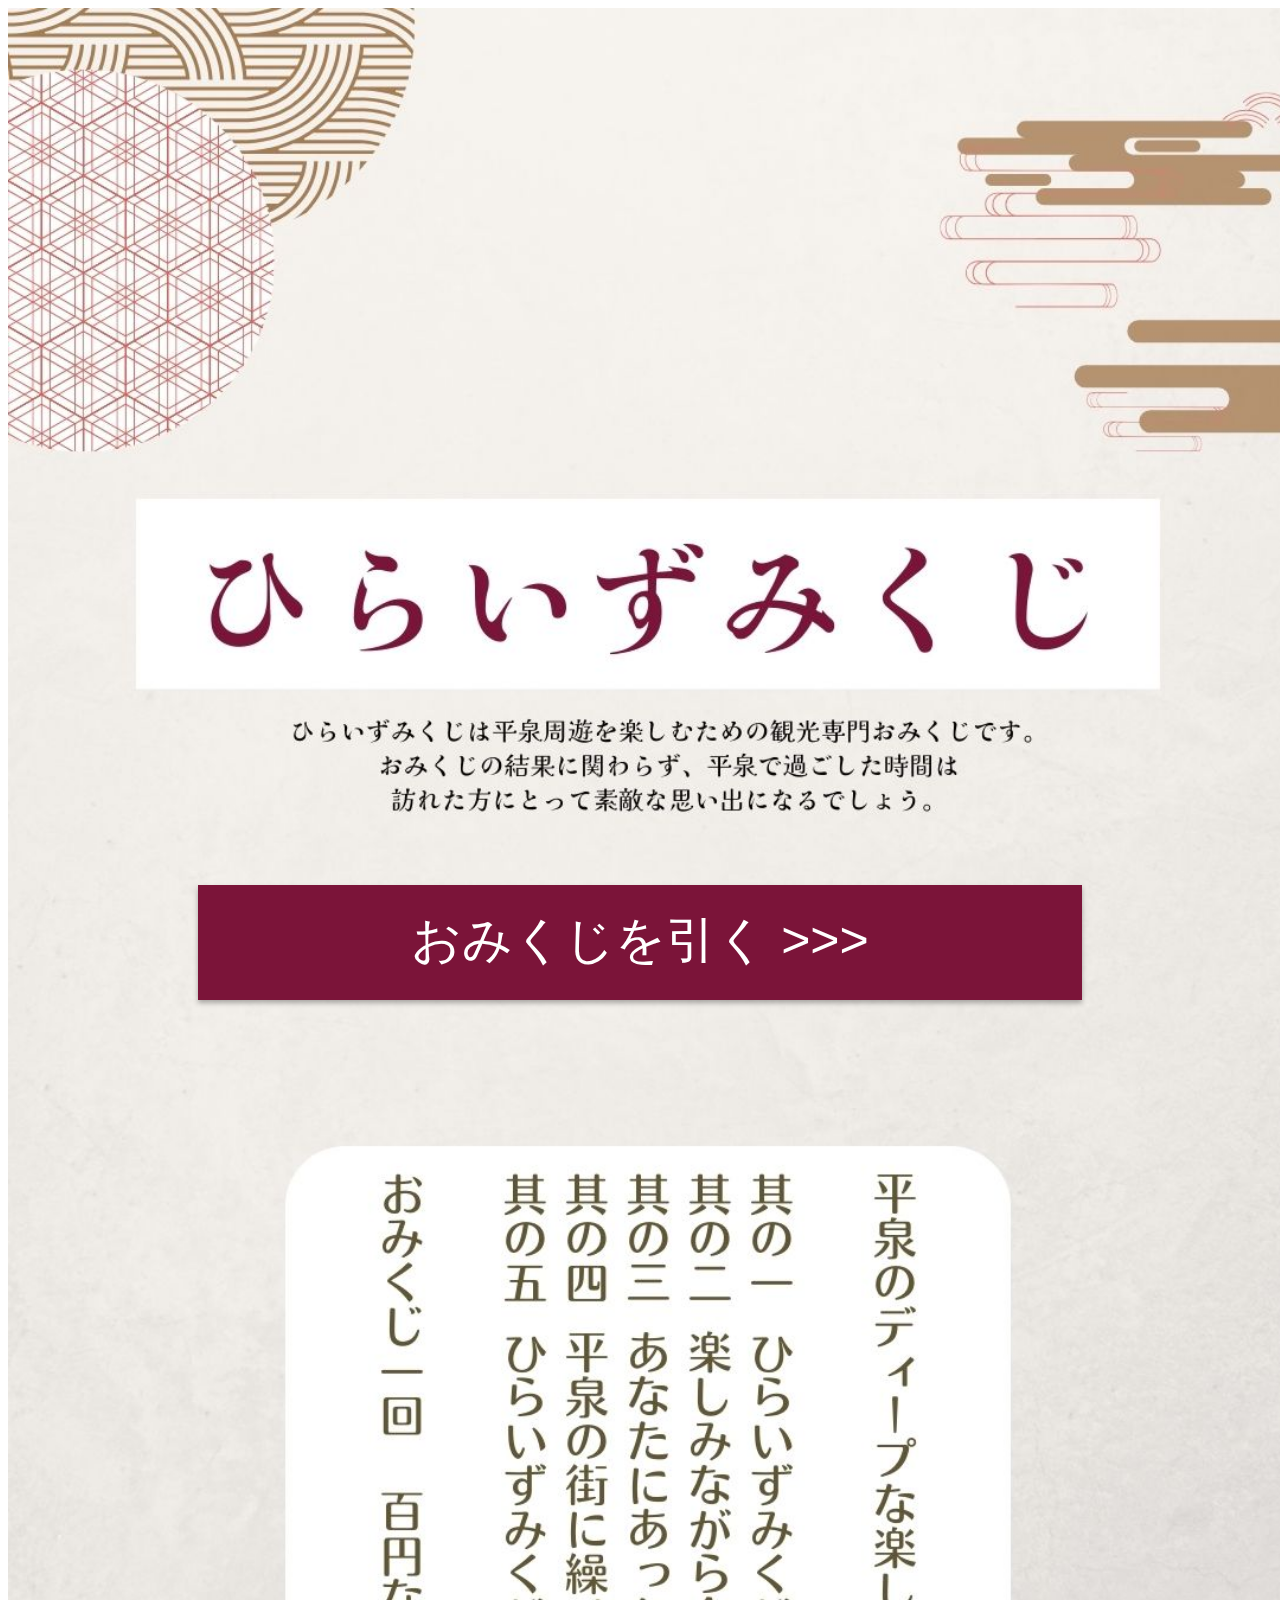
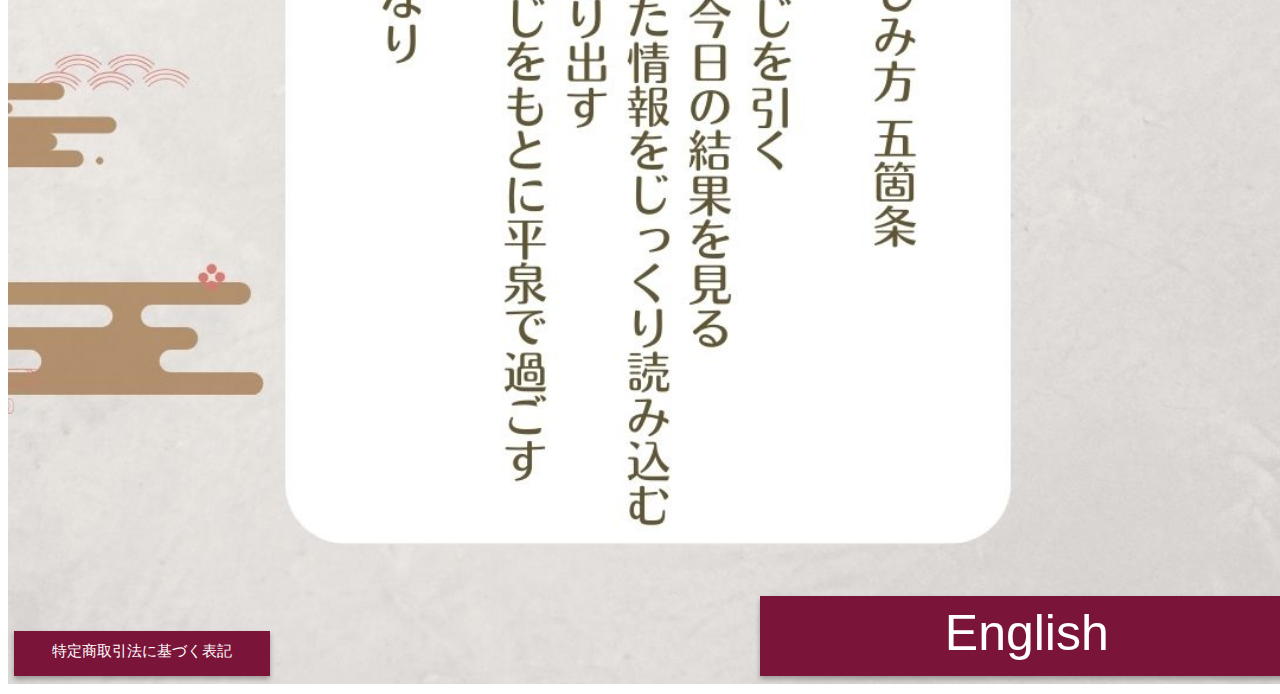
<file: templates/index.html>
<!DOCTYPE html>
<html>

<head>
        <link rel="stylesheet" type="text/css" href="../static/css/index_style.css" />
        <title>Hiraizu-mikuji</title>
</head>

<body>
        <div class="photo">
                <div class="button">
                        <a href="/payment" class="btn btn--orange btn--cubic btn--shadow">おみくじを引く >>> </a>
                        <img src="../static/top_image6.jpg">
                        <a href="/info" class="btn btn--commerce btn--cubic btn--shadow">特定商取引法に基づく表記 </a>
                        <a href="/top_eng" class="btn btn--language btn--cubic btn--shadow">English </a>
                </div>
        </div>
</body>

</html>
</file>
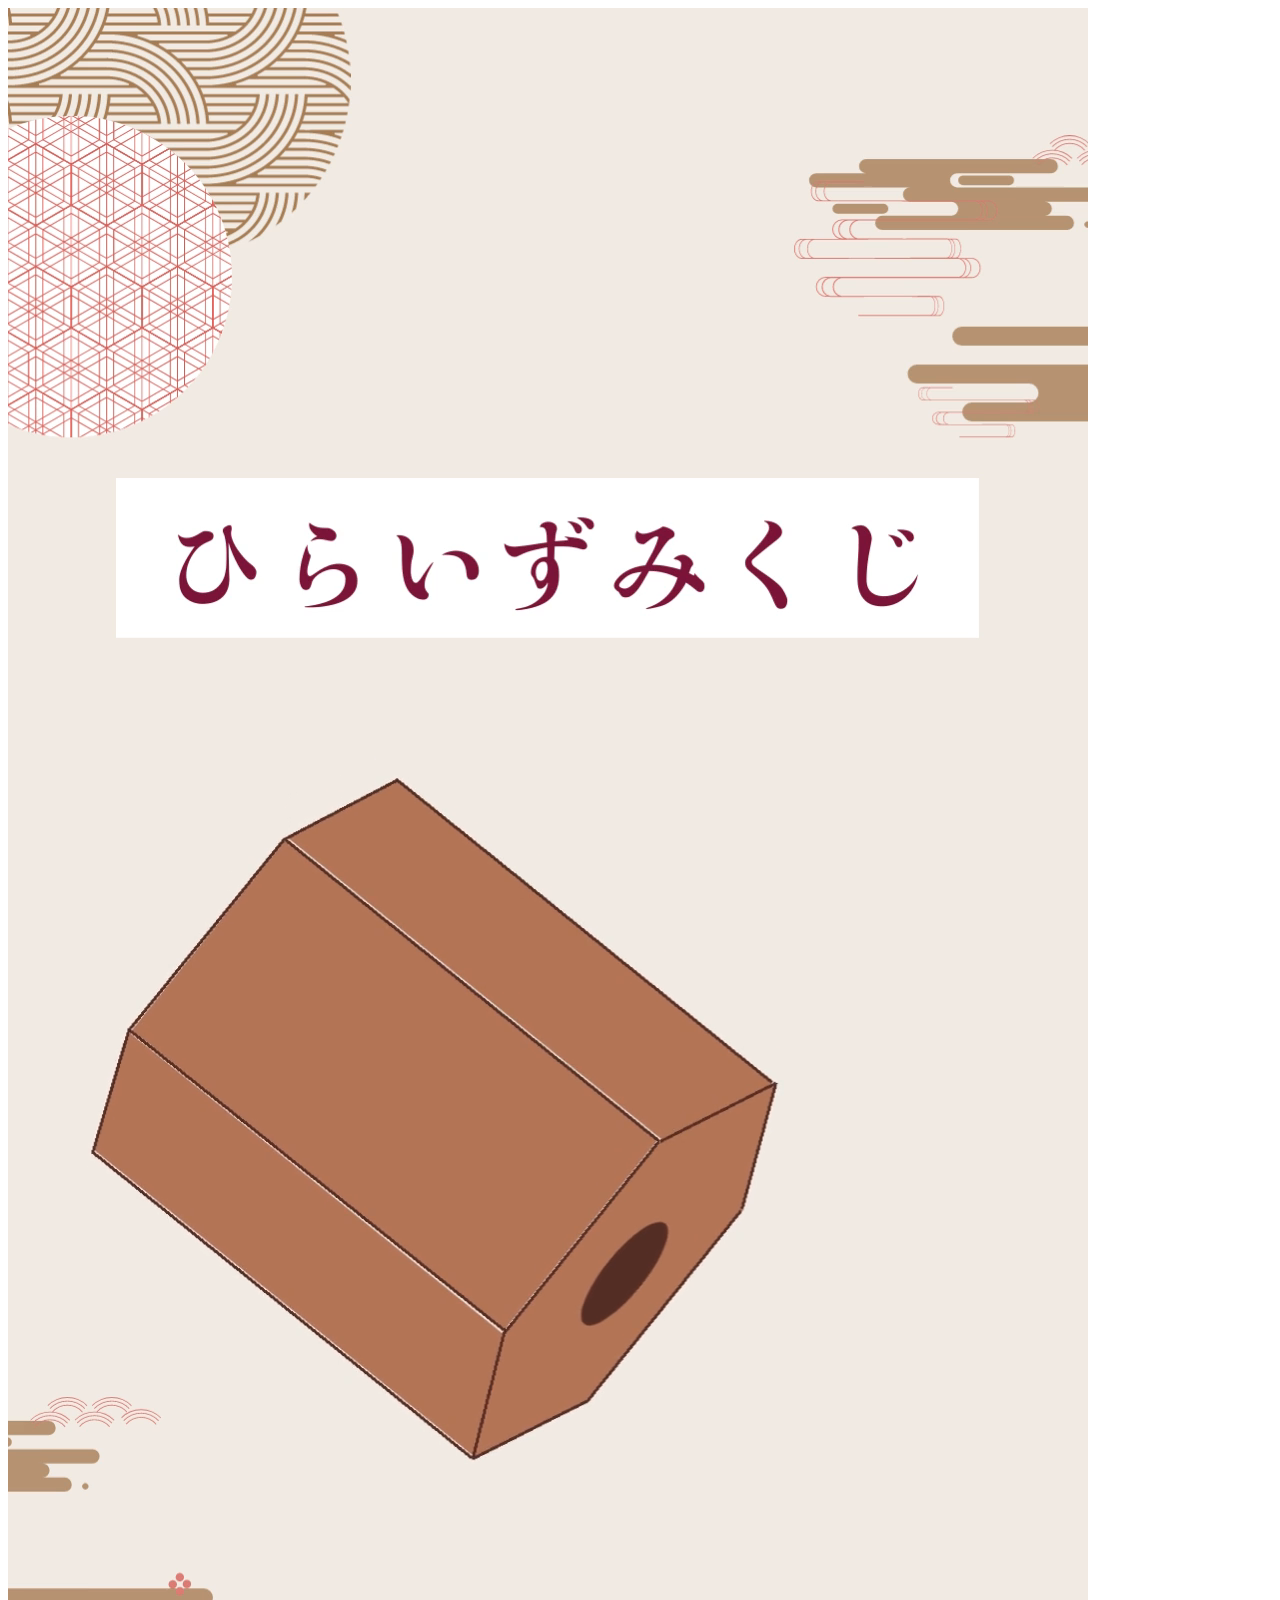
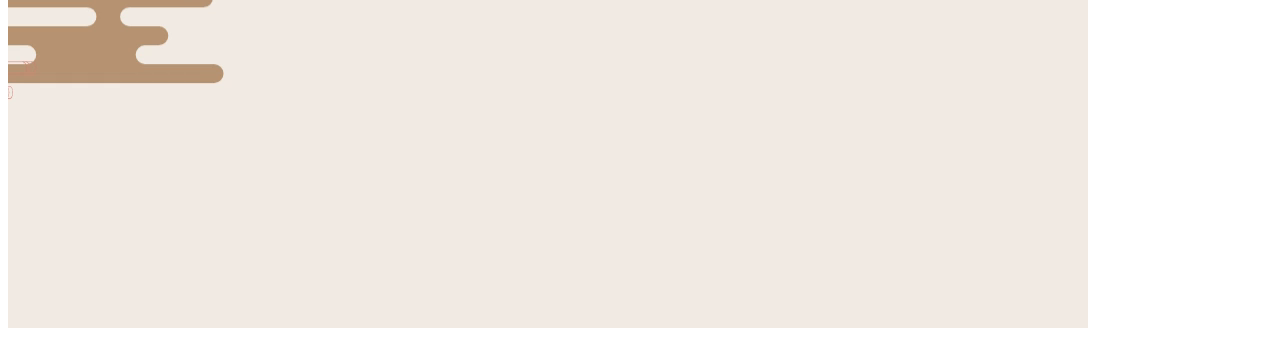
<file: templates/hiku.html>
<!DOCTYPE html>
<html>

<head>
        <link rel="stylesheet" type="text/css" href="" />
        <title>Hiraizu-mikuji</title>
</head>

<body>
        <div class="video">
                <video src="../static/omikuji_video_new.mp4" loop autoplay muted playsinline></video>
        </div>

        <script>
        //_秒後に自動的に/resultにリダイレクトする
        setTimeout(function () {
            window.location.href = "/result";
        }, 6000); // _秒後にリダイレクト
        </script>

</body>

</html>
</file>
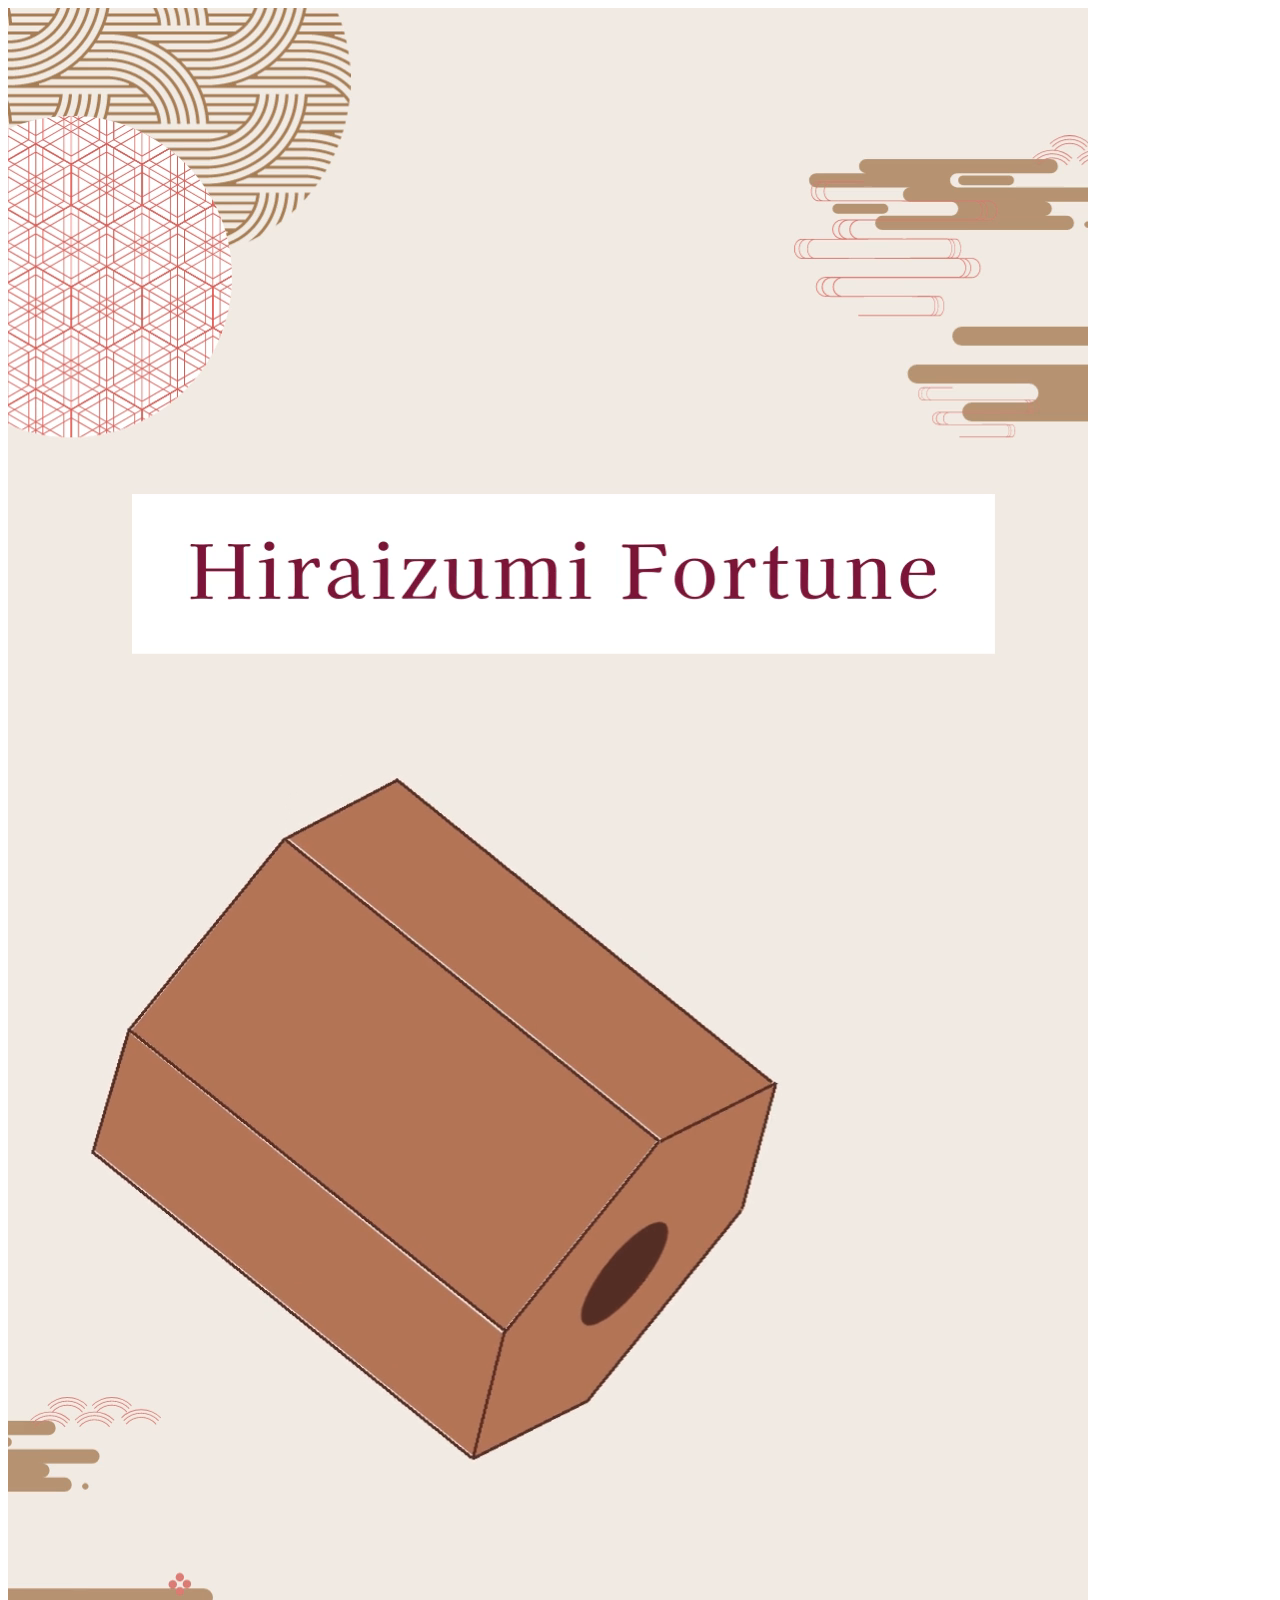
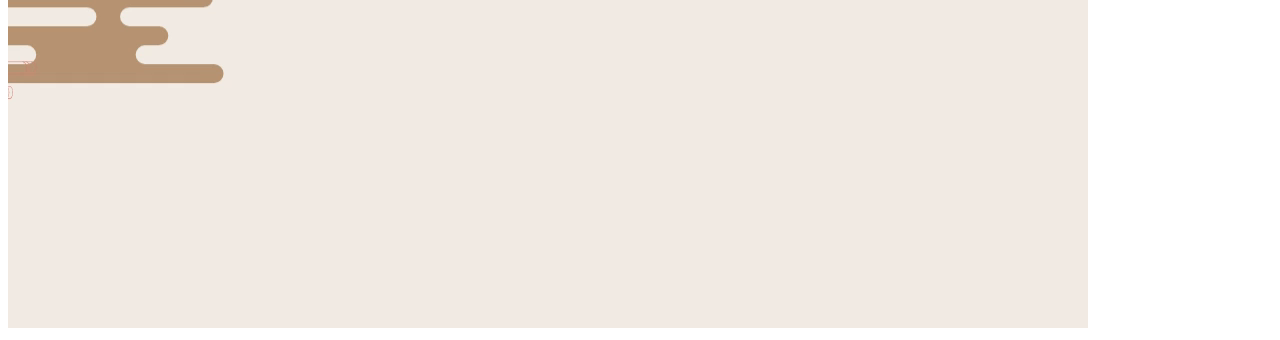
<file: templates/hikueng.html>
<!DOCTYPE html>
<html>

<head>
        <link rel="stylesheet" type="text/css" href="" />
        <title>Hiraizu-mikuji</title>
</head>

<body>
        <div class="video">
                <video src="../static/omikuji_video_eng.mp4" loop autoplay muted playsinline></video>
        </div>

        <script>
        //_秒後に自動的に/resultにリダイレクトする
        setTimeout(function () {
            window.location.href = "/result_eng";
        }, 6000); // _秒後にリダイレクト
        </script>

</body>

</html>
</file>
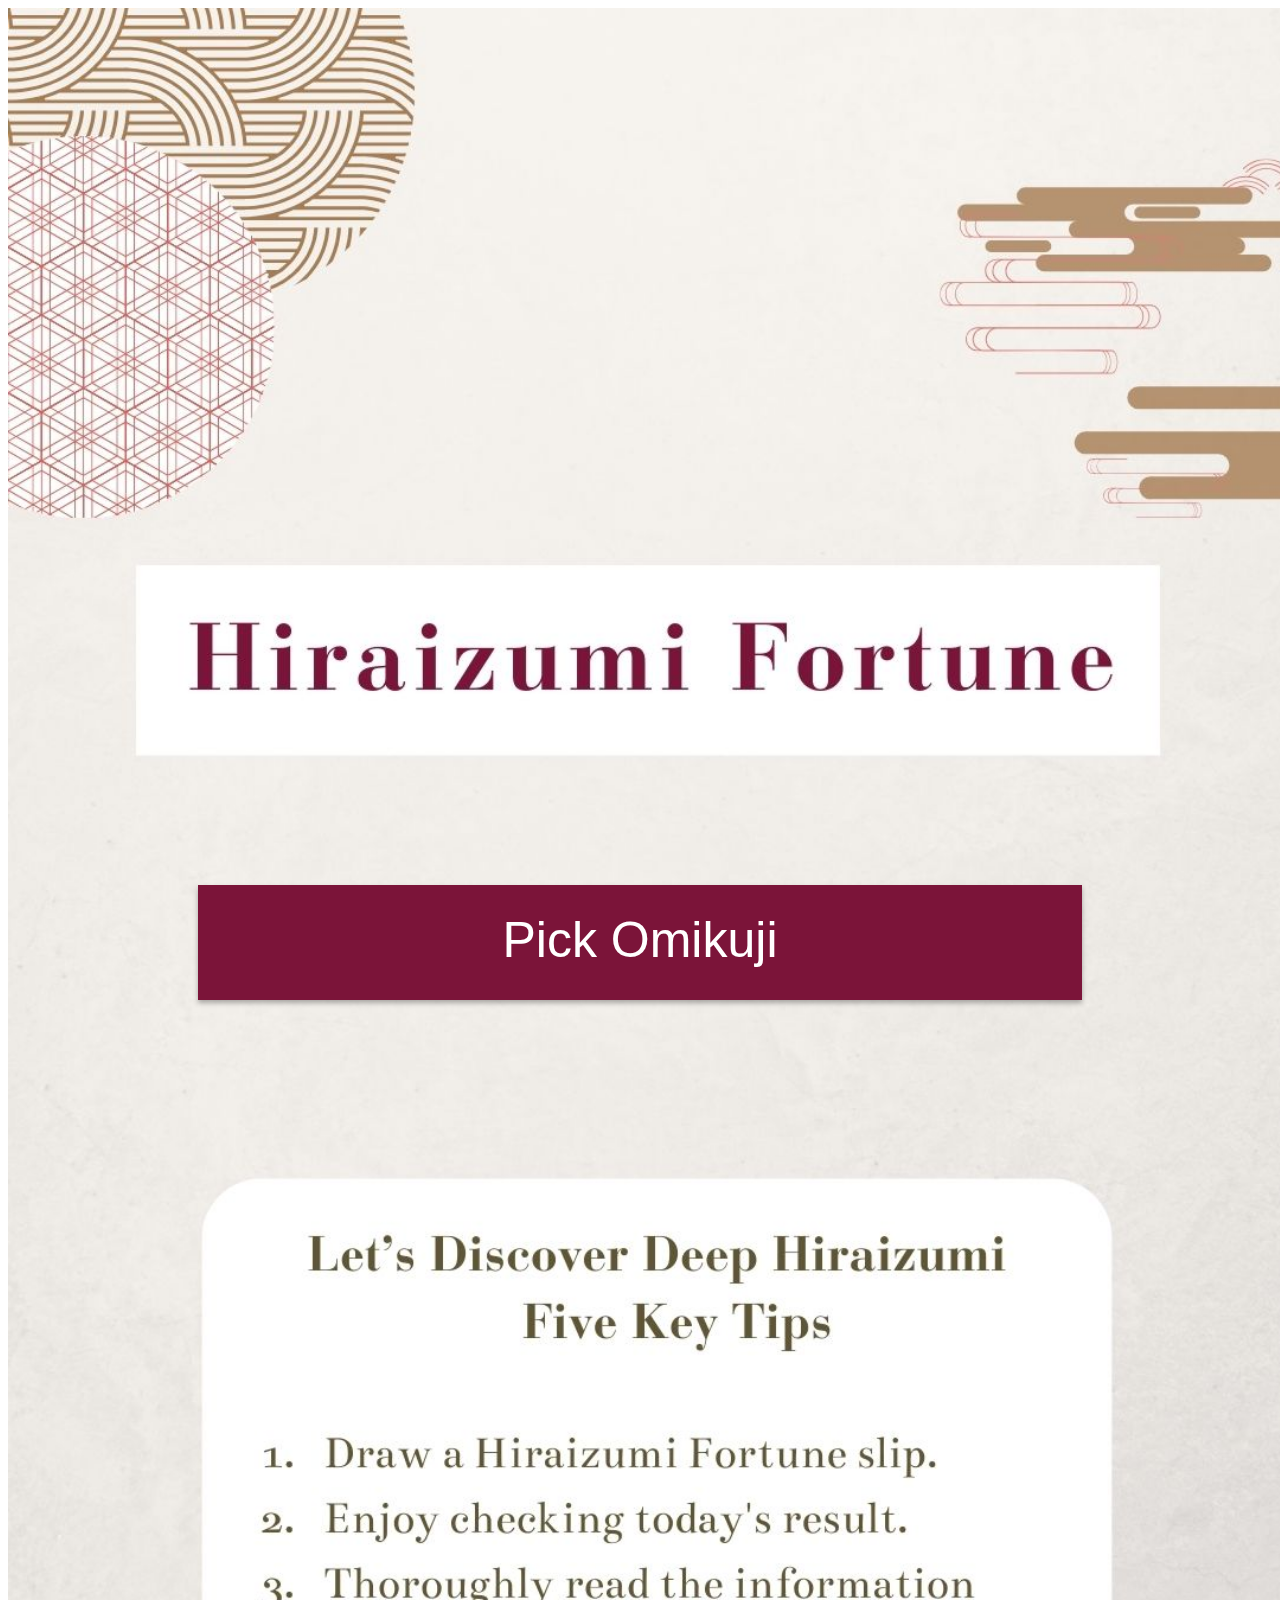
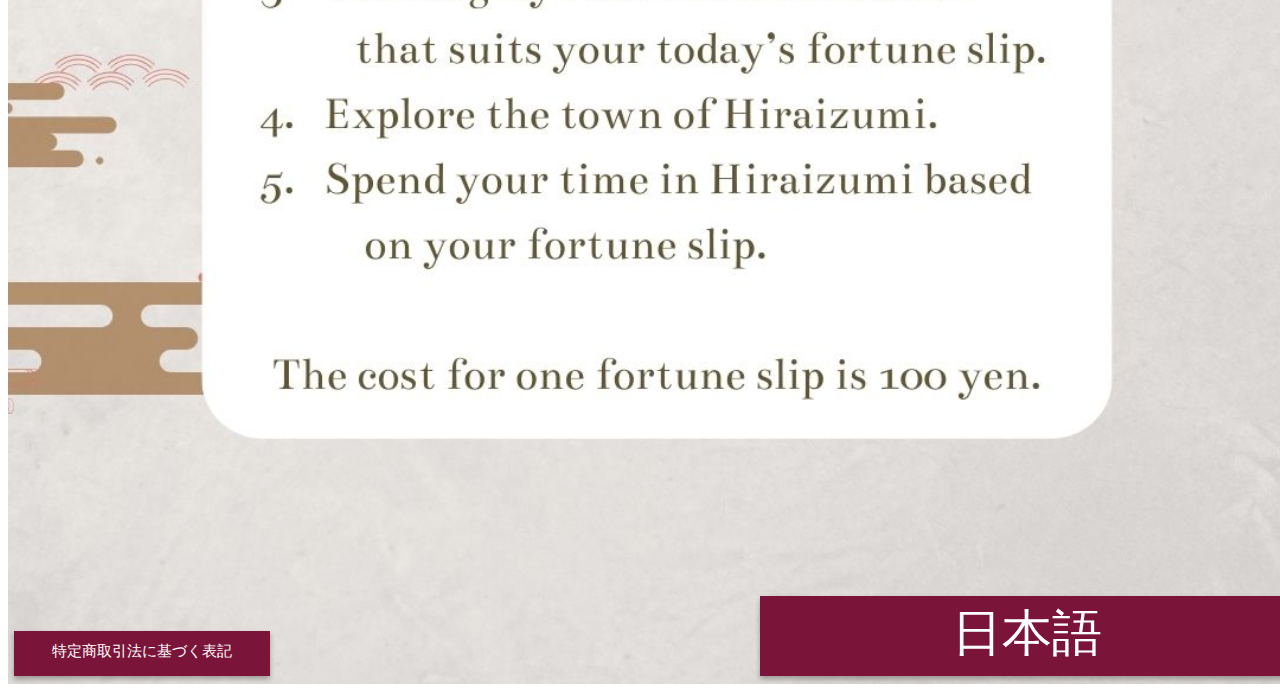
<file: templates/indexeng.html>
<!DOCTYPE html>
<html>

<head>
        <link rel="stylesheet" type="text/css" href="../static/css/index_style.css" />
        <title>Hiraizu-mikuji</title>
</head>

<body>
        <div class="photo">
                <div class="button">
                        <a href="/payment" class="btn btn--orange btn--cubic btn--shadow">Pick Omikuji</a>
                        <img src="../static/topeng_image2.jpg">
                        <a href="/info" class="btn btn--commerce btn--cubic btn--shadow">特定商取引法に基づく表記 </a>
                        <a href="/top" class="btn btn--language btn--cubic btn--shadow">日本語 </a>
                </div>
        </div>
</body>

</html>
</file>
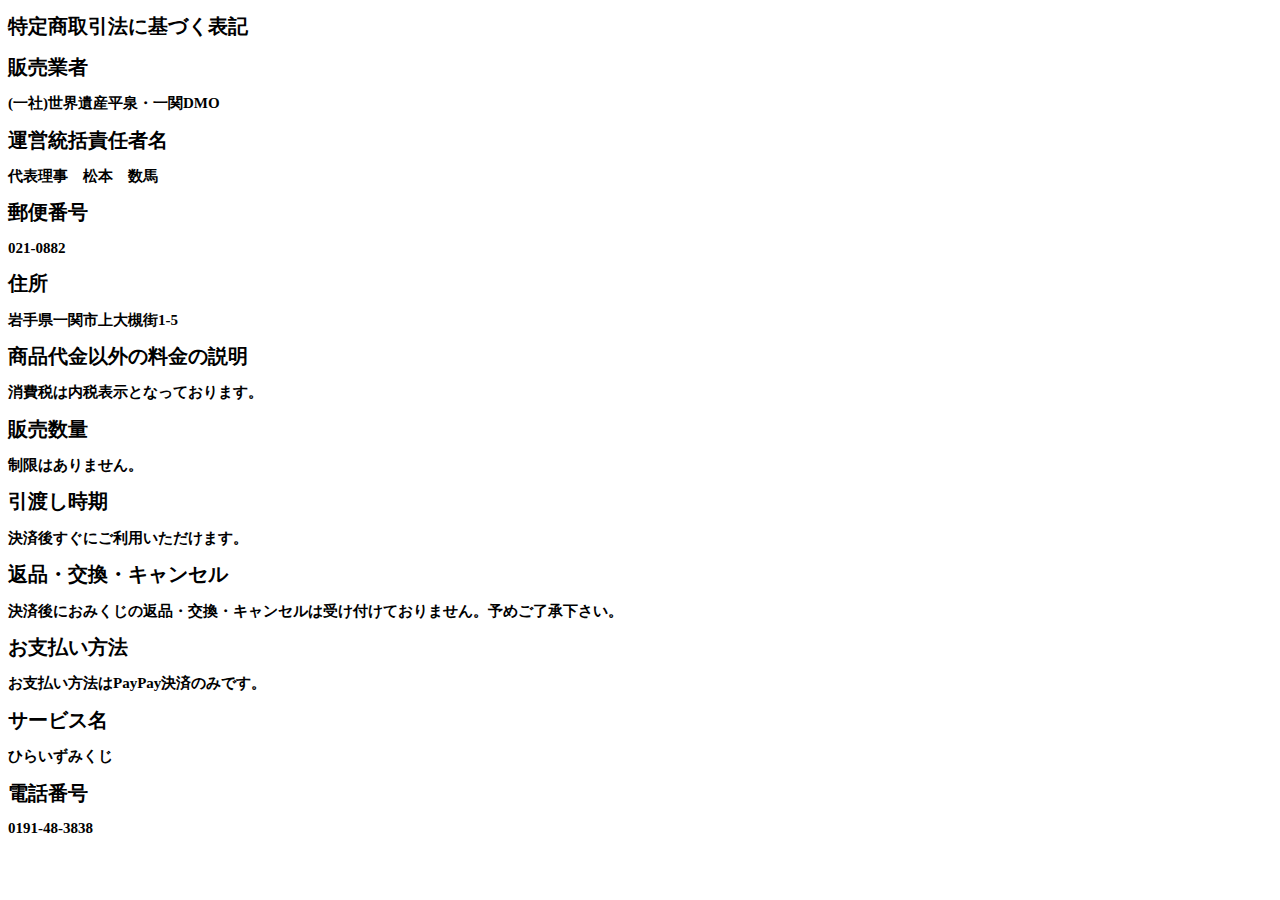
<file: templates/info.html>
<!DOCTYPE html>
<html>

<head>
        <link rel="stylesheet" type="text/css" href="../static/css/index_style.css" />
        <title>Hiraizu-mikuji</title>
</head>

<body>
        <div class="photo">
                <h1>特定商取引法に基づく表記</h1>

                <h1>販売業者</h1>
                <h2>(一社)世界遺産平泉・一関DMO</h2>
                <h1>運営統括責任者名</h1>
                <h2>代表理事　松本　数馬</h2>
                <h1>郵便番号</h1>
                <h2>021-0882 </h2>
                <h1>住所</h1>
                <h2>岩手県一関市上大槻街1-5</h2>
                <h1>商品代金以外の料金の説明</h1>
                <h2>消費税は内税表示となっております。</h2>
                <h1>販売数量</h1>
                <h2>制限はありません。</h2>
                <h1>引渡し時期</h1>
                <h2>決済後すぐにご利用いただけます。</h2>
                <h1>返品・交換・キャンセル</h1>
                <h2>決済後におみくじの返品・交換・キャンセルは受け付けておりません。予めご了承下さい。</h2>
                <h1>お支払い方法</h1>
                <h2>お支払い方法はPayPay決済のみです。</h2>
                <h1>サービス名</h1>
                <h2>ひらいずみくじ</h2>
                <h1>電話番号</h1>
                <h2>0191-48-3838</h2>


        </div>
</body>

</html>
</file>
<file: static/css/index_style.css>
*,
*:before,
*:after {
  -webkit-box-sizing: inherit;
  box-sizing: inherit;
}

html {
  -webkit-box-sizing: border-box;
  box-sizing: border-box;
  font-size: 62.5%;
  /*rem算出をしやすくするために*/
}

.photo {
  /* background-image: url(../top_image.png);
  background-size: cover;
  background-position: center; */
  /* width: 100%;
  height: 1000px; */
  position: relative;
}

.photo img {
  width: 100vw;
}

a.btn--orange {
  color: #fff;
  background-color: #7b1439;
  border-bottom: 5px solid #7b1439;
  display: block;
  /* height: 40px; */
  width: 70%;
  margin: 0 auto;
  text-align: center;
  line-height: 110px;
  font-family: "Arial", "メイリオ";
  font-size: 50px;
  text-decoration: unset;
  position: absolute;
  top: 38.5%;
  left: 15%;
}

a.btn--language {
  color: #fff;
  background-color: #7b1439;
  border-bottom: 5px solid #7b1439;
  display: block;
  /* height: 40px; */
  width: 42.2%;
  margin: 0 auto;
  text-align: center;
  line-height: 75px;
  font-family: "Arial", "メイリオ";
  font-size: 50px;
  text-decoration: unset;
  position: absolute;
  left: 59.5%;
  bottom: 0.4%;
}

a.btn--commerce {
  color: #fff;
  background-color: #7b1439;
  border-bottom: 5px solid #7b1439;
  display: block;
  /* height: 40px; */
  width: 20.2%;
  margin: 0 auto;
  text-align: center;
  line-height: 40px;
  font-family: "Arial", "メイリオ";
  font-size: 15px;
  text-decoration: unset;
  position: absolute;
  left: 0.5%;
  bottom: 0.4%;
}

a.btn--orange:hover {
  margin-top: 3px;
  color: #fff;
  background: #7b1439;
  border-bottom: 2px solid #7b1439;
}

a.btn--shadow {
  -webkit-box-shadow: 0 3px 5px rgba(0, 0, 0, .3);
  box-shadow: 0 3px 5px rgba(0, 0, 0, .3);
}
</file>
